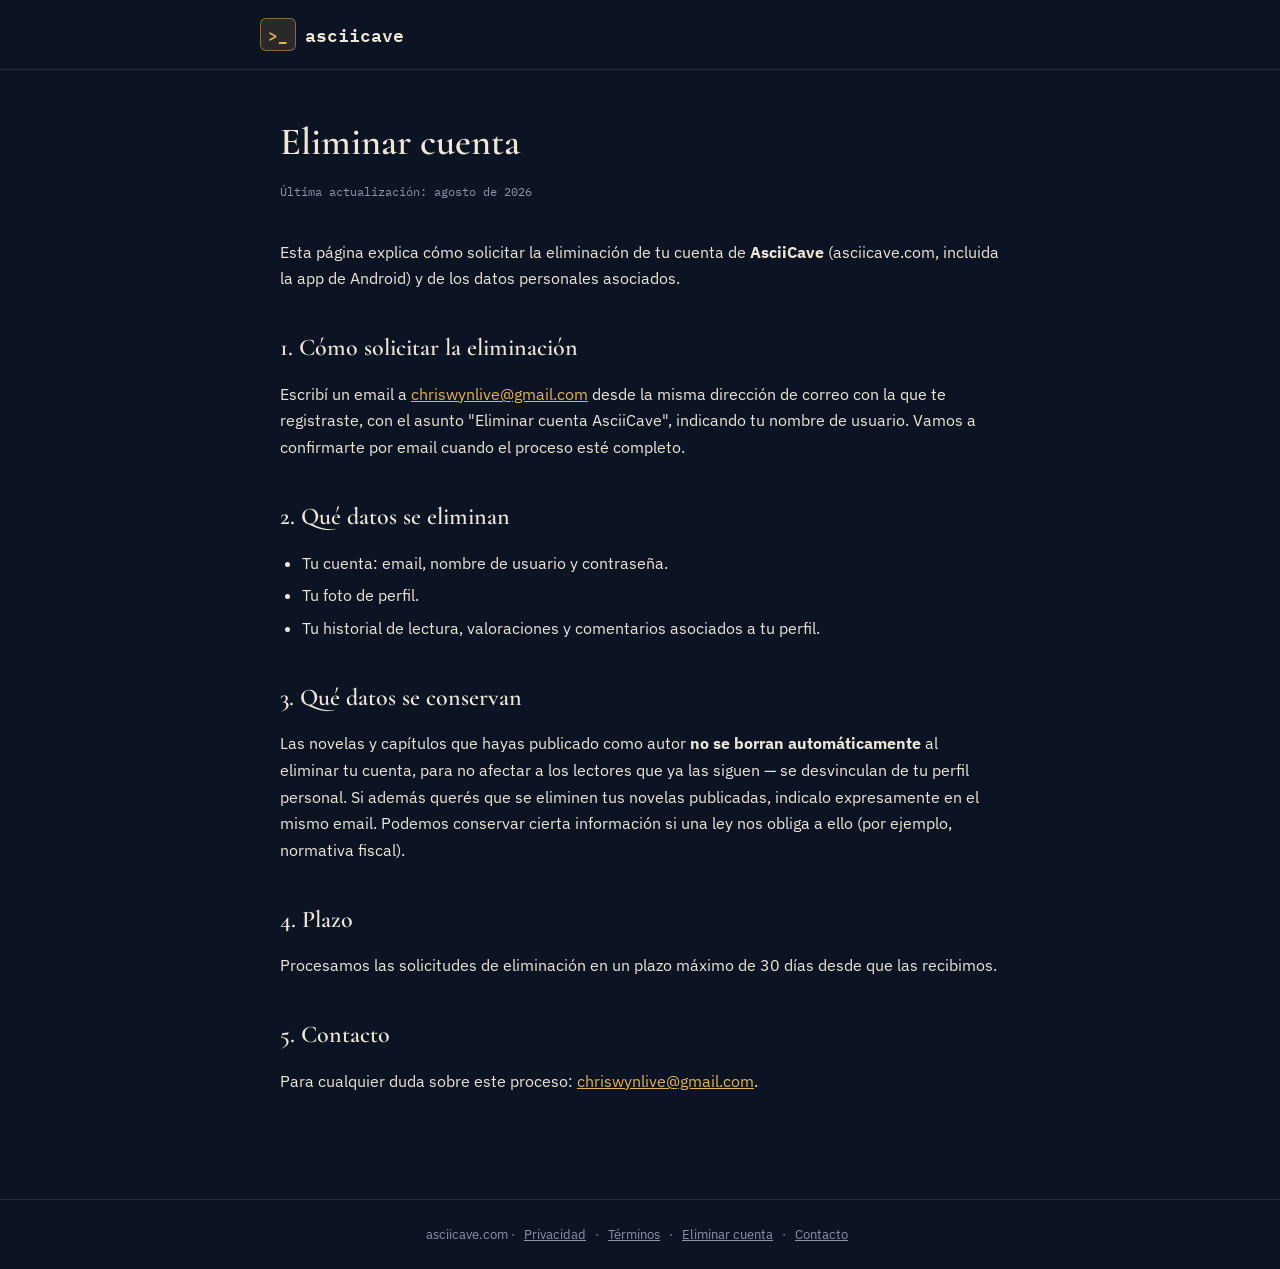
<file: eliminar-cuenta.html>
<!DOCTYPE html>
<html lang="es">
<head>
<meta charset="UTF-8">
<meta name="viewport" content="width=device-width, initial-scale=1.0">
<title>Eliminar cuenta — AsciiCave</title>
<meta name="description" content="Cómo solicitar la eliminación de tu cuenta de AsciiCave y de los datos asociados.">
<link rel="canonical" href="https://asciicave.com/eliminar-cuenta.html">
<meta name="robots" content="index, follow">
<link rel="stylesheet" href="/legal.css">
</head>
<body>
<header><a class="logo" href="/"><span class="glyph">&gt;_</span> asciicave</a></header>
<main>
  <h1>Eliminar cuenta</h1>
  <div class="updated">Última actualización: agosto de 2026</div>

  <p>Esta página explica cómo solicitar la eliminación de tu cuenta de <strong>AsciiCave</strong> (asciicave.com, incluida la app de Android) y de los datos personales asociados.</p>

  <h2>1. Cómo solicitar la eliminación</h2>
  <p>Escribí un email a <a href="mailto:chriswynlive@gmail.com?subject=Eliminar%20cuenta%20AsciiCave">chriswynlive@gmail.com</a> desde la misma dirección de correo con la que te registraste, con el asunto "Eliminar cuenta AsciiCave", indicando tu nombre de usuario. Vamos a confirmarte por email cuando el proceso esté completo.</p>

  <h2>2. Qué datos se eliminan</h2>
  <ul>
    <li>Tu cuenta: email, nombre de usuario y contraseña.</li>
    <li>Tu foto de perfil.</li>
    <li>Tu historial de lectura, valoraciones y comentarios asociados a tu perfil.</li>
  </ul>

  <h2>3. Qué datos se conservan</h2>
  <p>Las novelas y capítulos que hayas publicado como autor <strong>no se borran automáticamente</strong> al eliminar tu cuenta, para no afectar a los lectores que ya las siguen — se desvinculan de tu perfil personal. Si además querés que se eliminen tus novelas publicadas, indicalo expresamente en el mismo email. Podemos conservar cierta información si una ley nos obliga a ello (por ejemplo, normativa fiscal).</p>

  <h2>4. Plazo</h2>
  <p>Procesamos las solicitudes de eliminación en un plazo máximo de 30 días desde que las recibimos.</p>

  <h2>5. Contacto</h2>
  <p>Para cualquier duda sobre este proceso: <a href="mailto:chriswynlive@gmail.com">chriswynlive@gmail.com</a>.</p>
</main>
<footer>
  asciicave.com · <a href="/privacidad.html">Privacidad</a> · <a href="/terminos.html">Términos</a> · <a href="/eliminar-cuenta.html">Eliminar cuenta</a> · <a href="mailto:chriswynlive@gmail.com">Contacto</a>
</footer>
</body>
</html>
</file>
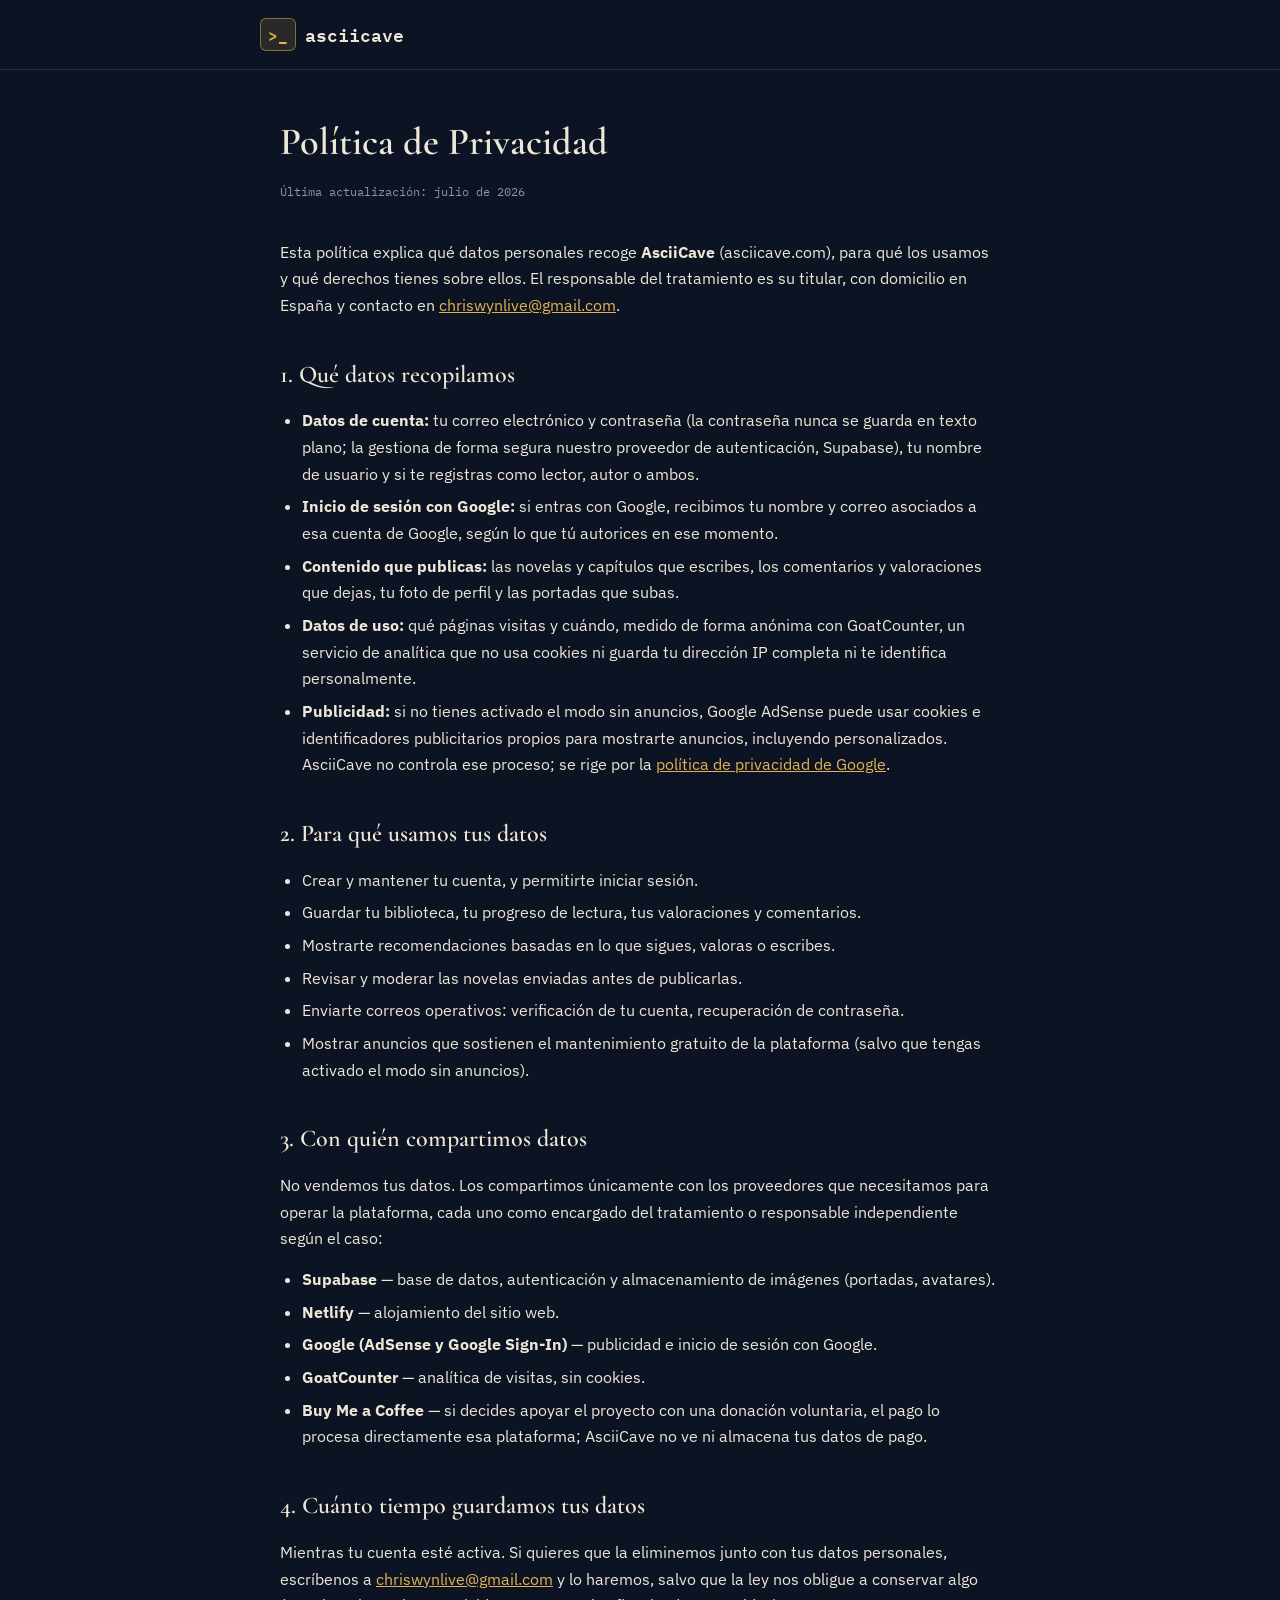
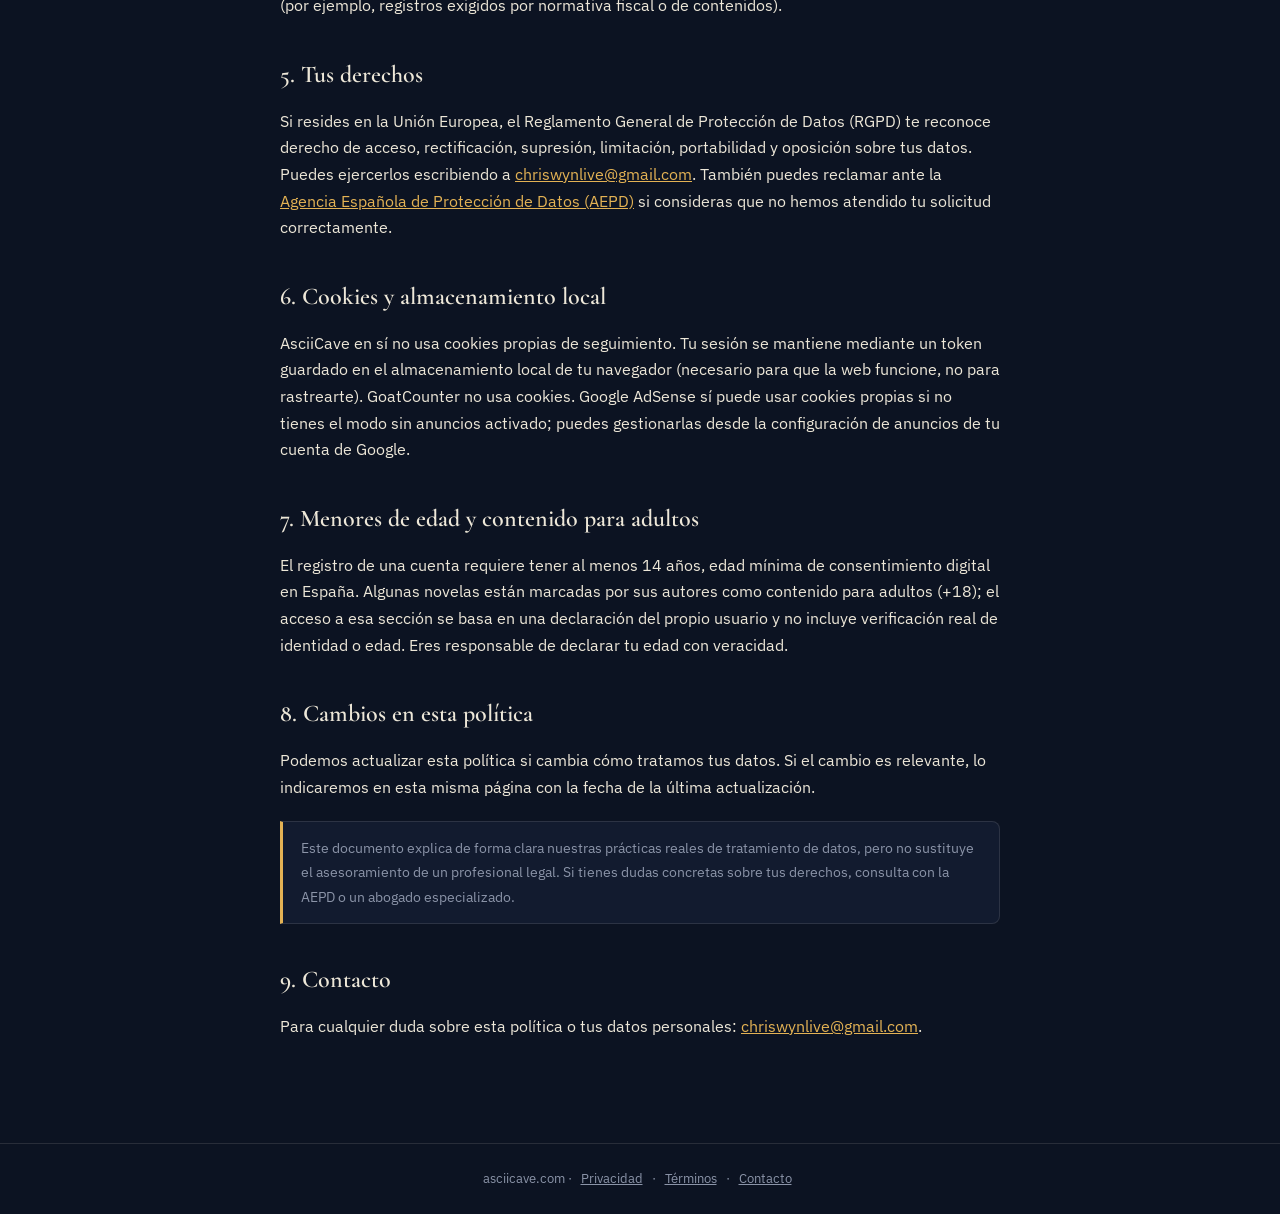
<file: privacidad.html>
<!DOCTYPE html>
<html lang="es">
<head>
<meta charset="UTF-8">
<meta name="viewport" content="width=device-width, initial-scale=1.0">
<title>Política de Privacidad — AsciiCave</title>
<meta name="description" content="Política de privacidad de AsciiCave: qué datos recopilamos, para qué los usamos y cuáles son tus derechos.">
<link rel="canonical" href="https://asciicave.com/privacidad.html">
<meta name="robots" content="index, follow">
<link rel="stylesheet" href="/legal.css">
</head>
<body>
<header><a class="logo" href="/"><span class="glyph">&gt;_</span> asciicave</a></header>
<main>
  <h1>Política de Privacidad</h1>
  <div class="updated">Última actualización: julio de 2026</div>

  <p>Esta política explica qué datos personales recoge <strong>AsciiCave</strong> (asciicave.com), para qué los usamos y qué derechos tienes sobre ellos. El responsable del tratamiento es su titular, con domicilio en España y contacto en <a href="mailto:chriswynlive@gmail.com">chriswynlive@gmail.com</a>.</p>

  <h2>1. Qué datos recopilamos</h2>
  <ul>
    <li><strong>Datos de cuenta:</strong> tu correo electrónico y contraseña (la contraseña nunca se guarda en texto plano; la gestiona de forma segura nuestro proveedor de autenticación, Supabase), tu nombre de usuario y si te registras como lector, autor o ambos.</li>
    <li><strong>Inicio de sesión con Google:</strong> si entras con Google, recibimos tu nombre y correo asociados a esa cuenta de Google, según lo que tú autorices en ese momento.</li>
    <li><strong>Contenido que publicas:</strong> las novelas y capítulos que escribes, los comentarios y valoraciones que dejas, tu foto de perfil y las portadas que subas.</li>
    <li><strong>Datos de uso:</strong> qué páginas visitas y cuándo, medido de forma anónima con GoatCounter, un servicio de analítica que no usa cookies ni guarda tu dirección IP completa ni te identifica personalmente.</li>
    <li><strong>Publicidad:</strong> si no tienes activado el modo sin anuncios, Google AdSense puede usar cookies e identificadores publicitarios propios para mostrarte anuncios, incluyendo personalizados. AsciiCave no controla ese proceso; se rige por la <a href="https://policies.google.com/privacy" target="_blank" rel="noopener">política de privacidad de Google</a>.</li>
  </ul>

  <h2>2. Para qué usamos tus datos</h2>
  <ul>
    <li>Crear y mantener tu cuenta, y permitirte iniciar sesión.</li>
    <li>Guardar tu biblioteca, tu progreso de lectura, tus valoraciones y comentarios.</li>
    <li>Mostrarte recomendaciones basadas en lo que sigues, valoras o escribes.</li>
    <li>Revisar y moderar las novelas enviadas antes de publicarlas.</li>
    <li>Enviarte correos operativos: verificación de tu cuenta, recuperación de contraseña.</li>
    <li>Mostrar anuncios que sostienen el mantenimiento gratuito de la plataforma (salvo que tengas activado el modo sin anuncios).</li>
  </ul>

  <h2>3. Con quién compartimos datos</h2>
  <p>No vendemos tus datos. Los compartimos únicamente con los proveedores que necesitamos para operar la plataforma, cada uno como encargado del tratamiento o responsable independiente según el caso:</p>
  <ul>
    <li><strong>Supabase</strong> — base de datos, autenticación y almacenamiento de imágenes (portadas, avatares).</li>
    <li><strong>Netlify</strong> — alojamiento del sitio web.</li>
    <li><strong>Google (AdSense y Google Sign-In)</strong> — publicidad e inicio de sesión con Google.</li>
    <li><strong>GoatCounter</strong> — analítica de visitas, sin cookies.</li>
    <li><strong>Buy Me a Coffee</strong> — si decides apoyar el proyecto con una donación voluntaria, el pago lo procesa directamente esa plataforma; AsciiCave no ve ni almacena tus datos de pago.</li>
  </ul>

  <h2>4. Cuánto tiempo guardamos tus datos</h2>
  <p>Mientras tu cuenta esté activa. Si quieres que la eliminemos junto con tus datos personales, escríbenos a <a href="mailto:chriswynlive@gmail.com">chriswynlive@gmail.com</a> y lo haremos, salvo que la ley nos obligue a conservar algo (por ejemplo, registros exigidos por normativa fiscal o de contenidos).</p>

  <h2>5. Tus derechos</h2>
  <p>Si resides en la Unión Europea, el Reglamento General de Protección de Datos (RGPD) te reconoce derecho de acceso, rectificación, supresión, limitación, portabilidad y oposición sobre tus datos. Puedes ejercerlos escribiendo a <a href="mailto:chriswynlive@gmail.com">chriswynlive@gmail.com</a>. También puedes reclamar ante la <a href="https://www.aepd.es" target="_blank" rel="noopener">Agencia Española de Protección de Datos (AEPD)</a> si consideras que no hemos atendido tu solicitud correctamente.</p>

  <h2>6. Cookies y almacenamiento local</h2>
  <p>AsciiCave en sí no usa cookies propias de seguimiento. Tu sesión se mantiene mediante un token guardado en el almacenamiento local de tu navegador (necesario para que la web funcione, no para rastrearte). GoatCounter no usa cookies. Google AdSense sí puede usar cookies propias si no tienes el modo sin anuncios activado; puedes gestionarlas desde la configuración de anuncios de tu cuenta de Google.</p>

  <h2>7. Menores de edad y contenido para adultos</h2>
  <p>El registro de una cuenta requiere tener al menos 14 años, edad mínima de consentimiento digital en España. Algunas novelas están marcadas por sus autores como contenido para adultos (+18); el acceso a esa sección se basa en una declaración del propio usuario y no incluye verificación real de identidad o edad. Eres responsable de declarar tu edad con veracidad.</p>

  <h2>8. Cambios en esta política</h2>
  <p>Podemos actualizar esta política si cambia cómo tratamos tus datos. Si el cambio es relevante, lo indicaremos en esta misma página con la fecha de la última actualización.</p>

  <div class="callout">Este documento explica de forma clara nuestras prácticas reales de tratamiento de datos, pero no sustituye el asesoramiento de un profesional legal. Si tienes dudas concretas sobre tus derechos, consulta con la AEPD o un abogado especializado.</div>

  <h2>9. Contacto</h2>
  <p>Para cualquier duda sobre esta política o tus datos personales: <a href="mailto:chriswynlive@gmail.com">chriswynlive@gmail.com</a>.</p>
</main>
<footer>
  asciicave.com · <a href="/privacidad.html">Privacidad</a> · <a href="/terminos.html">Términos</a> · <a href="mailto:chriswynlive@gmail.com">Contacto</a>
</footer>
</body>
</html>
</file>
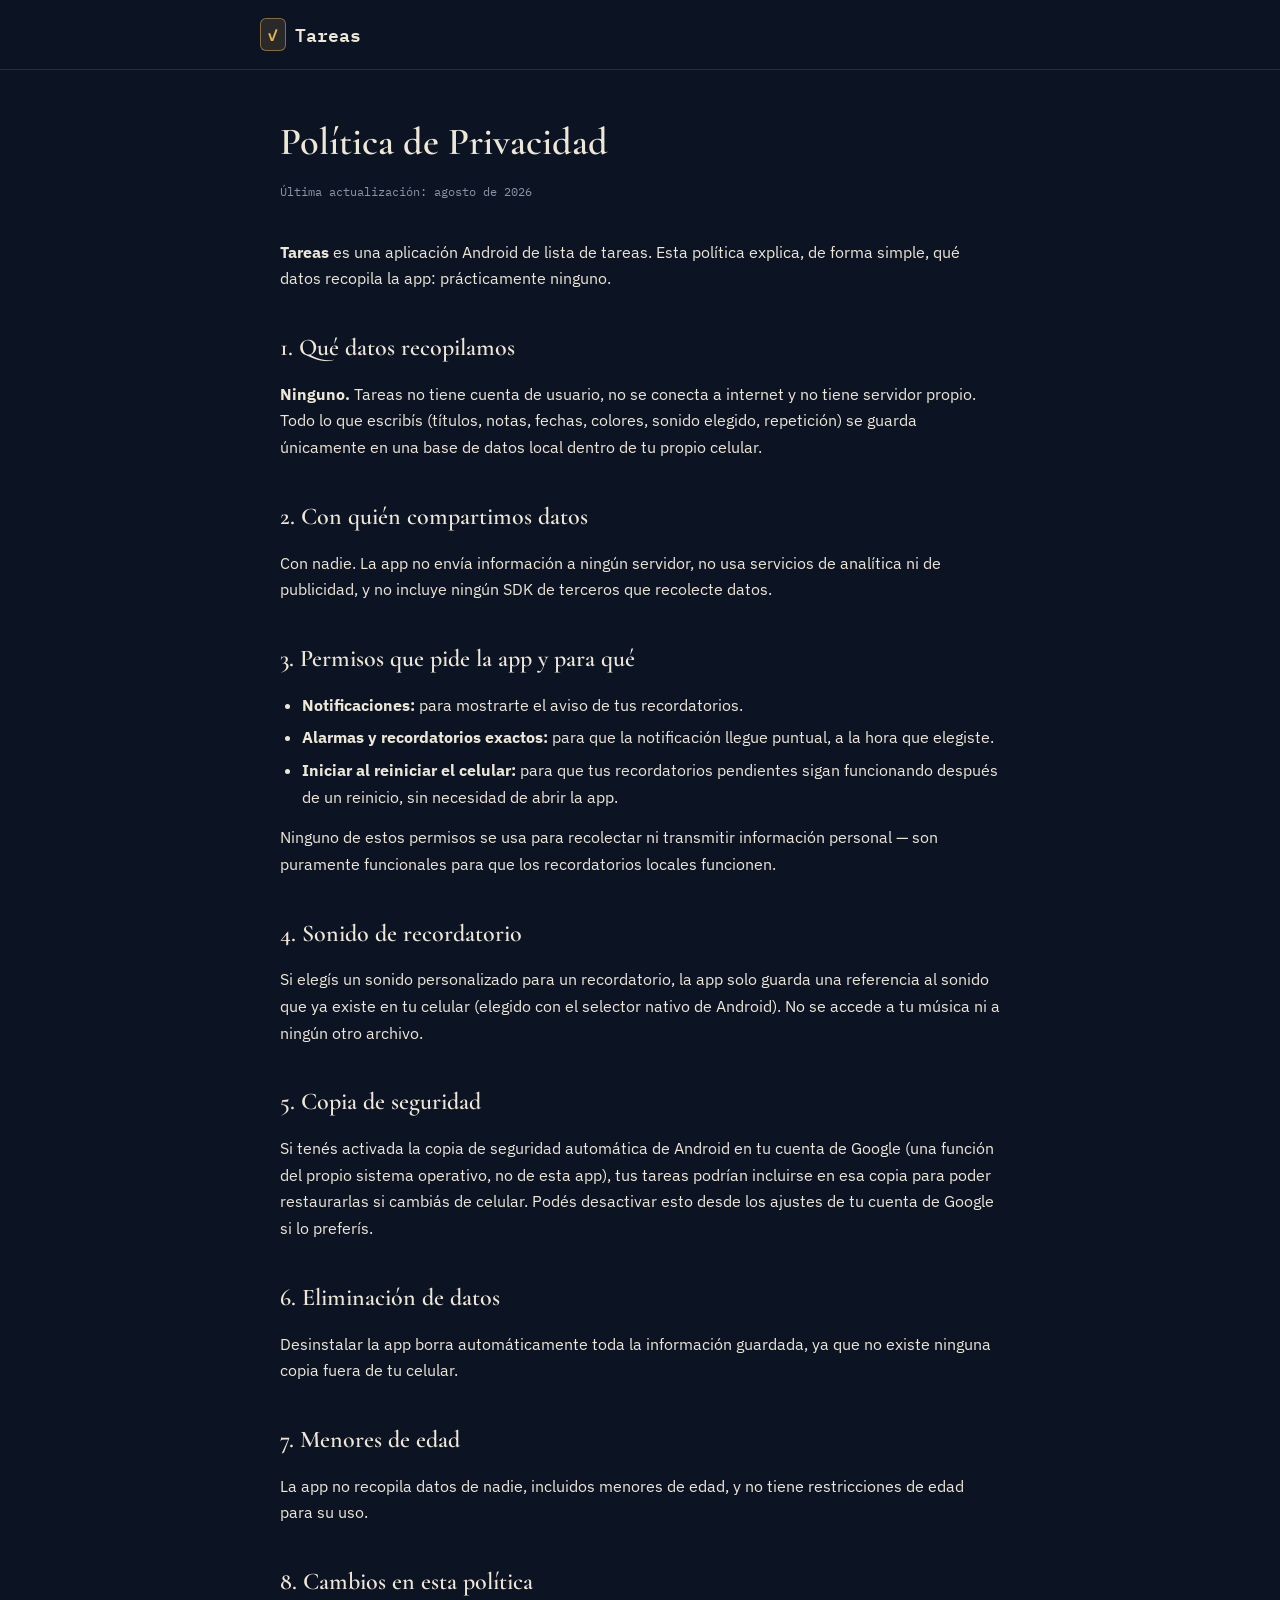
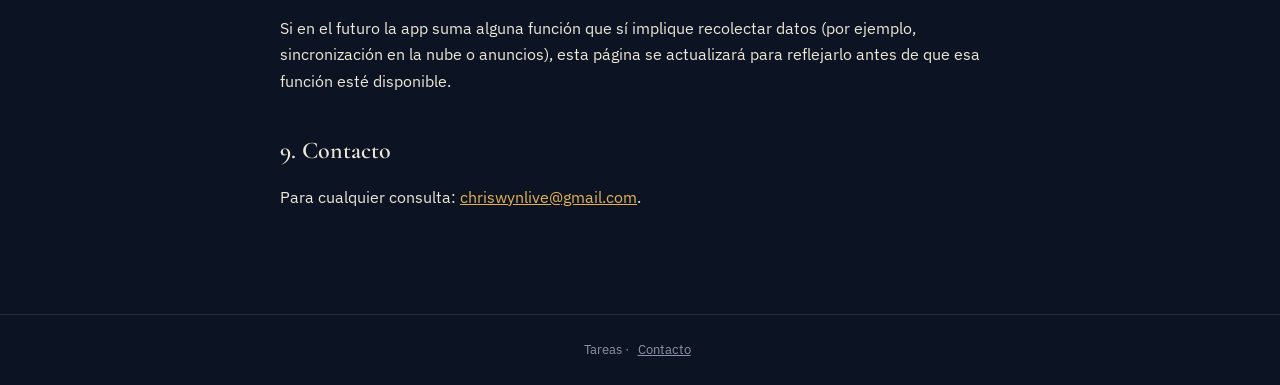
<file: simpletasks-privacidad.html>
<!DOCTYPE html>
<html lang="es">
<head>
<meta charset="UTF-8">
<meta name="viewport" content="width=device-width, initial-scale=1.0">
<title>Política de Privacidad — Tareas</title>
<meta name="description" content="Política de privacidad de la app Tareas: no recopilamos ningún dato, todo se guarda solo en tu celular.">
<link rel="canonical" href="https://asciicave.com/simpletasks-privacidad.html">
<meta name="robots" content="index, follow">
<link rel="stylesheet" href="/legal.css">
</head>
<body>
<header><a class="logo" href="/simpletasks-privacidad.html"><span class="glyph">&#10003;</span> Tareas</a></header>
<main>
  <h1>Política de Privacidad</h1>
  <div class="updated">Última actualización: agosto de 2026</div>

  <p><strong>Tareas</strong> es una aplicación Android de lista de tareas. Esta política explica, de forma simple, qué datos recopila la app: prácticamente ninguno.</p>

  <h2>1. Qué datos recopilamos</h2>
  <p><strong>Ninguno.</strong> Tareas no tiene cuenta de usuario, no se conecta a internet y no tiene servidor propio. Todo lo que escribís (títulos, notas, fechas, colores, sonido elegido, repetición) se guarda únicamente en una base de datos local dentro de tu propio celular.</p>

  <h2>2. Con quién compartimos datos</h2>
  <p>Con nadie. La app no envía información a ningún servidor, no usa servicios de analítica ni de publicidad, y no incluye ningún SDK de terceros que recolecte datos.</p>

  <h2>3. Permisos que pide la app y para qué</h2>
  <ul>
    <li><strong>Notificaciones:</strong> para mostrarte el aviso de tus recordatorios.</li>
    <li><strong>Alarmas y recordatorios exactos:</strong> para que la notificación llegue puntual, a la hora que elegiste.</li>
    <li><strong>Iniciar al reiniciar el celular:</strong> para que tus recordatorios pendientes sigan funcionando después de un reinicio, sin necesidad de abrir la app.</li>
  </ul>
  <p>Ninguno de estos permisos se usa para recolectar ni transmitir información personal — son puramente funcionales para que los recordatorios locales funcionen.</p>

  <h2>4. Sonido de recordatorio</h2>
  <p>Si elegís un sonido personalizado para un recordatorio, la app solo guarda una referencia al sonido que ya existe en tu celular (elegido con el selector nativo de Android). No se accede a tu música ni a ningún otro archivo.</p>

  <h2>5. Copia de seguridad</h2>
  <p>Si tenés activada la copia de seguridad automática de Android en tu cuenta de Google (una función del propio sistema operativo, no de esta app), tus tareas podrían incluirse en esa copia para poder restaurarlas si cambiás de celular. Podés desactivar esto desde los ajustes de tu cuenta de Google si lo preferís.</p>

  <h2>6. Eliminación de datos</h2>
  <p>Desinstalar la app borra automáticamente toda la información guardada, ya que no existe ninguna copia fuera de tu celular.</p>

  <h2>7. Menores de edad</h2>
  <p>La app no recopila datos de nadie, incluidos menores de edad, y no tiene restricciones de edad para su uso.</p>

  <h2>8. Cambios en esta política</h2>
  <p>Si en el futuro la app suma alguna función que sí implique recolectar datos (por ejemplo, sincronización en la nube o anuncios), esta página se actualizará para reflejarlo antes de que esa función esté disponible.</p>

  <h2>9. Contacto</h2>
  <p>Para cualquier consulta: <a href="mailto:chriswynlive@gmail.com">chriswynlive@gmail.com</a>.</p>
</main>
<footer>
  Tareas · <a href="mailto:chriswynlive@gmail.com">Contacto</a>
</footer>
</body>
</html>
</file>
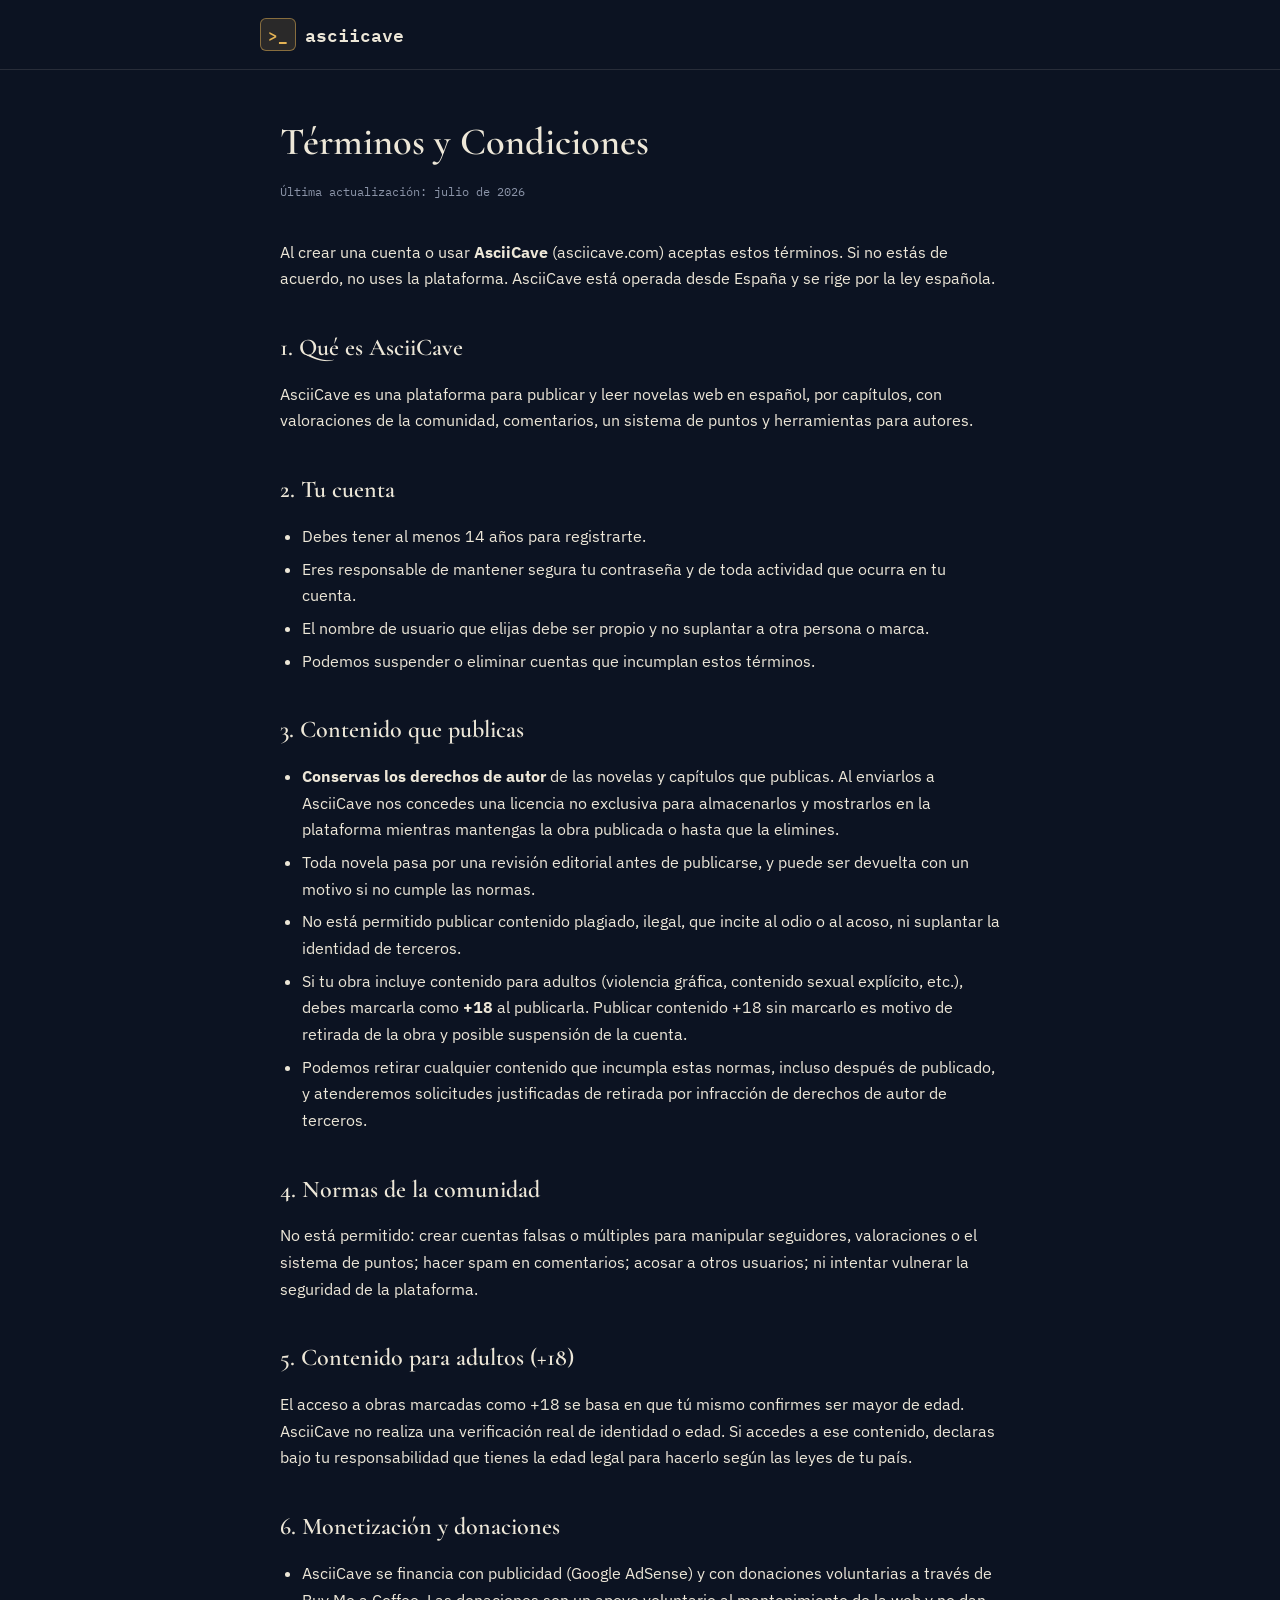
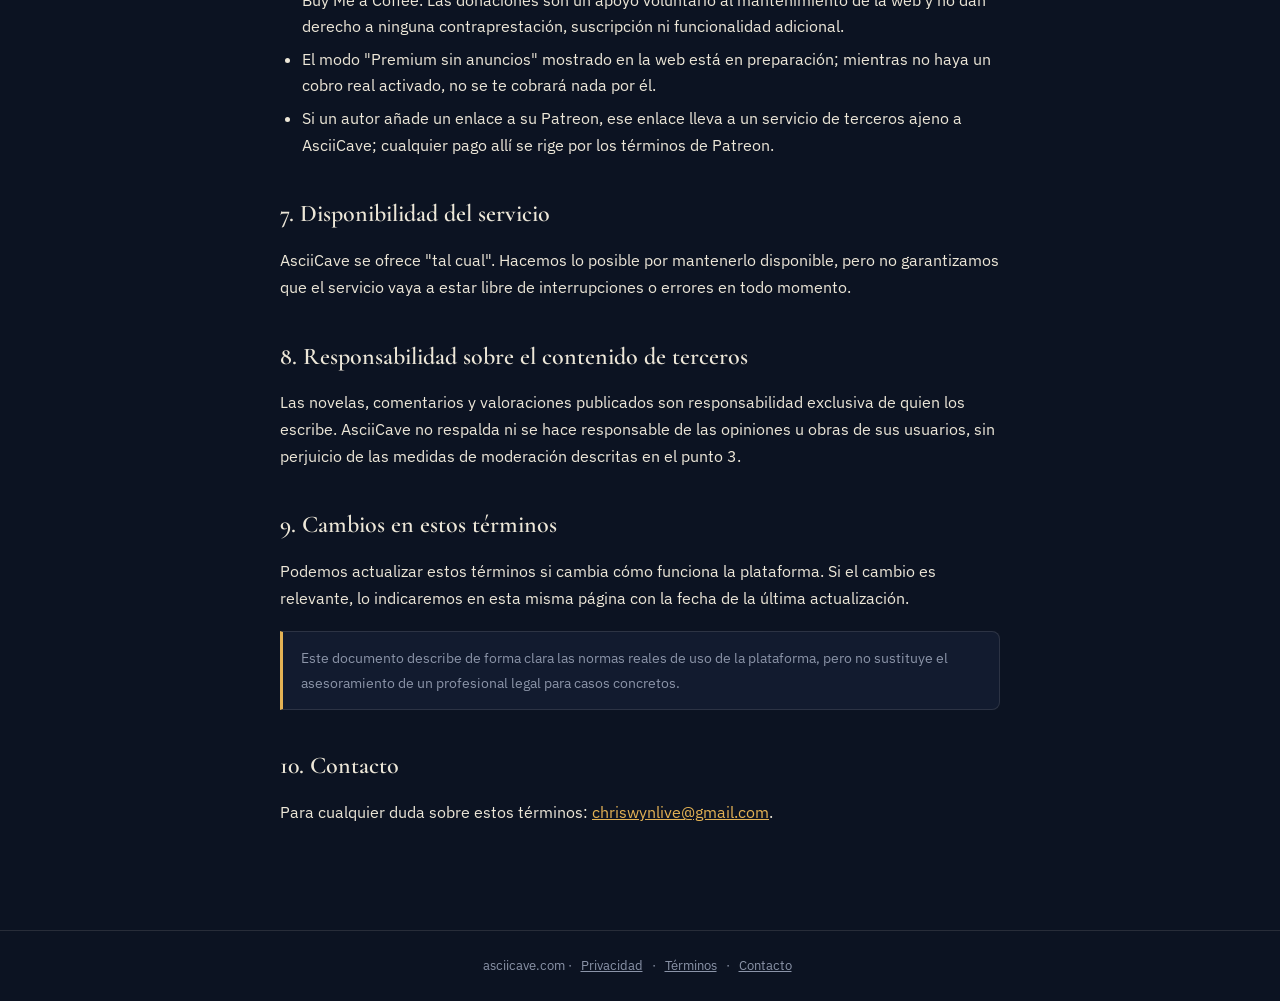
<file: terminos.html>
<!DOCTYPE html>
<html lang="es">
<head>
<meta charset="UTF-8">
<meta name="viewport" content="width=device-width, initial-scale=1.0">
<title>Términos y Condiciones — AsciiCave</title>
<meta name="description" content="Términos y condiciones de uso de AsciiCave: cuentas, contenido publicado por usuarios, normas de la comunidad y responsabilidades.">
<link rel="canonical" href="https://asciicave.com/terminos.html">
<meta name="robots" content="index, follow">
<link rel="stylesheet" href="/legal.css">
</head>
<body>
<header><a class="logo" href="/"><span class="glyph">&gt;_</span> asciicave</a></header>
<main>
  <h1>Términos y Condiciones</h1>
  <div class="updated">Última actualización: julio de 2026</div>

  <p>Al crear una cuenta o usar <strong>AsciiCave</strong> (asciicave.com) aceptas estos términos. Si no estás de acuerdo, no uses la plataforma. AsciiCave está operada desde España y se rige por la ley española.</p>

  <h2>1. Qué es AsciiCave</h2>
  <p>AsciiCave es una plataforma para publicar y leer novelas web en español, por capítulos, con valoraciones de la comunidad, comentarios, un sistema de puntos y herramientas para autores.</p>

  <h2>2. Tu cuenta</h2>
  <ul>
    <li>Debes tener al menos 14 años para registrarte.</li>
    <li>Eres responsable de mantener segura tu contraseña y de toda actividad que ocurra en tu cuenta.</li>
    <li>El nombre de usuario que elijas debe ser propio y no suplantar a otra persona o marca.</li>
    <li>Podemos suspender o eliminar cuentas que incumplan estos términos.</li>
  </ul>

  <h2>3. Contenido que publicas</h2>
  <ul>
    <li><strong>Conservas los derechos de autor</strong> de las novelas y capítulos que publicas. Al enviarlos a AsciiCave nos concedes una licencia no exclusiva para almacenarlos y mostrarlos en la plataforma mientras mantengas la obra publicada o hasta que la elimines.</li>
    <li>Toda novela pasa por una revisión editorial antes de publicarse, y puede ser devuelta con un motivo si no cumple las normas.</li>
    <li>No está permitido publicar contenido plagiado, ilegal, que incite al odio o al acoso, ni suplantar la identidad de terceros.</li>
    <li>Si tu obra incluye contenido para adultos (violencia gráfica, contenido sexual explícito, etc.), debes marcarla como <strong>+18</strong> al publicarla. Publicar contenido +18 sin marcarlo es motivo de retirada de la obra y posible suspensión de la cuenta.</li>
    <li>Podemos retirar cualquier contenido que incumpla estas normas, incluso después de publicado, y atenderemos solicitudes justificadas de retirada por infracción de derechos de autor de terceros.</li>
  </ul>

  <h2>4. Normas de la comunidad</h2>
  <p>No está permitido: crear cuentas falsas o múltiples para manipular seguidores, valoraciones o el sistema de puntos; hacer spam en comentarios; acosar a otros usuarios; ni intentar vulnerar la seguridad de la plataforma.</p>

  <h2>5. Contenido para adultos (+18)</h2>
  <p>El acceso a obras marcadas como +18 se basa en que tú mismo confirmes ser mayor de edad. AsciiCave no realiza una verificación real de identidad o edad. Si accedes a ese contenido, declaras bajo tu responsabilidad que tienes la edad legal para hacerlo según las leyes de tu país.</p>

  <h2>6. Monetización y donaciones</h2>
  <ul>
    <li>AsciiCave se financia con publicidad (Google AdSense) y con donaciones voluntarias a través de Buy Me a Coffee. Las donaciones son un apoyo voluntario al mantenimiento de la web y no dan derecho a ninguna contraprestación, suscripción ni funcionalidad adicional.</li>
    <li>El modo "Premium sin anuncios" mostrado en la web está en preparación; mientras no haya un cobro real activado, no se te cobrará nada por él.</li>
    <li>Si un autor añade un enlace a su Patreon, ese enlace lleva a un servicio de terceros ajeno a AsciiCave; cualquier pago allí se rige por los términos de Patreon.</li>
  </ul>

  <h2>7. Disponibilidad del servicio</h2>
  <p>AsciiCave se ofrece "tal cual". Hacemos lo posible por mantenerlo disponible, pero no garantizamos que el servicio vaya a estar libre de interrupciones o errores en todo momento.</p>

  <h2>8. Responsabilidad sobre el contenido de terceros</h2>
  <p>Las novelas, comentarios y valoraciones publicados son responsabilidad exclusiva de quien los escribe. AsciiCave no respalda ni se hace responsable de las opiniones u obras de sus usuarios, sin perjuicio de las medidas de moderación descritas en el punto 3.</p>

  <h2>9. Cambios en estos términos</h2>
  <p>Podemos actualizar estos términos si cambia cómo funciona la plataforma. Si el cambio es relevante, lo indicaremos en esta misma página con la fecha de la última actualización.</p>

  <div class="callout">Este documento describe de forma clara las normas reales de uso de la plataforma, pero no sustituye el asesoramiento de un profesional legal para casos concretos.</div>

  <h2>10. Contacto</h2>
  <p>Para cualquier duda sobre estos términos: <a href="mailto:chriswynlive@gmail.com">chriswynlive@gmail.com</a>.</p>
</main>
<footer>
  asciicave.com · <a href="/privacidad.html">Privacidad</a> · <a href="/terminos.html">Términos</a> · <a href="mailto:chriswynlive@gmail.com">Contacto</a>
</footer>
</body>
</html>
</file>
<file: legal.css>
@import url('https://fonts.googleapis.com/css2?family=Cormorant+Garamond:ital,wght@0,400;0,600;1,400&family=IBM+Plex+Sans:wght@400;500;600&family=IBM+Plex+Mono:wght@400;500&display=swap');
:root{
  --ink:#0C1322;--ink-2:#121B2F;--ink-3:#1A2540;
  --paper:#EDE7D8;--muted:#8B94A8;--gold:#E3B254;--line:rgba(237,231,216,.12);
  --font-display:'Cormorant Garamond',Georgia,serif;
  --font-body:'IBM Plex Sans',system-ui,sans-serif;
  --font-mono:'IBM Plex Mono',monospace;
}
*{box-sizing:border-box}
body{margin:0;background:var(--ink);color:var(--paper);font-family:var(--font-body);font-size:16px;line-height:1.7}
header{border-bottom:1px solid var(--line);padding:18px 20px}
.logo{max-width:760px;margin:0 auto;font-family:var(--font-mono);font-size:1.1rem;font-weight:600;color:var(--paper);text-decoration:none;display:flex;align-items:center;gap:9px}
.logo .glyph{color:var(--gold);font-size:1rem;border:1px solid rgba(227,178,84,.5);border-radius:6px;padding:2px 7px;background:rgba(227,178,84,.14)}
main{max-width:760px;margin:0 auto;padding:40px 20px 90px}
h1{font-family:var(--font-display);font-size:2.4rem;font-weight:600;margin:0 0 6px}
.updated{font-family:var(--font-mono);font-size:.78rem;color:var(--muted);margin-bottom:36px}
h2{font-family:var(--font-display);font-size:1.5rem;font-weight:600;margin:36px 0 12px}
p,li{color:var(--paper);font-size:.98rem}
p{margin:0 0 14px}
ul{margin:0 0 14px;padding-left:22px}
li{margin-bottom:6px}
a{color:var(--gold)}
strong{color:var(--paper)}
.callout{background:var(--ink-2);border:1px solid var(--line);border-left:3px solid var(--gold);border-radius:0 8px 8px 0;padding:14px 18px;font-size:.9rem;color:var(--muted);margin:20px 0}
footer{border-top:1px solid var(--line);padding:24px 20px;text-align:center;color:var(--muted);font-size:.8rem}
footer a{color:var(--muted);margin:0 6px}
</file>
